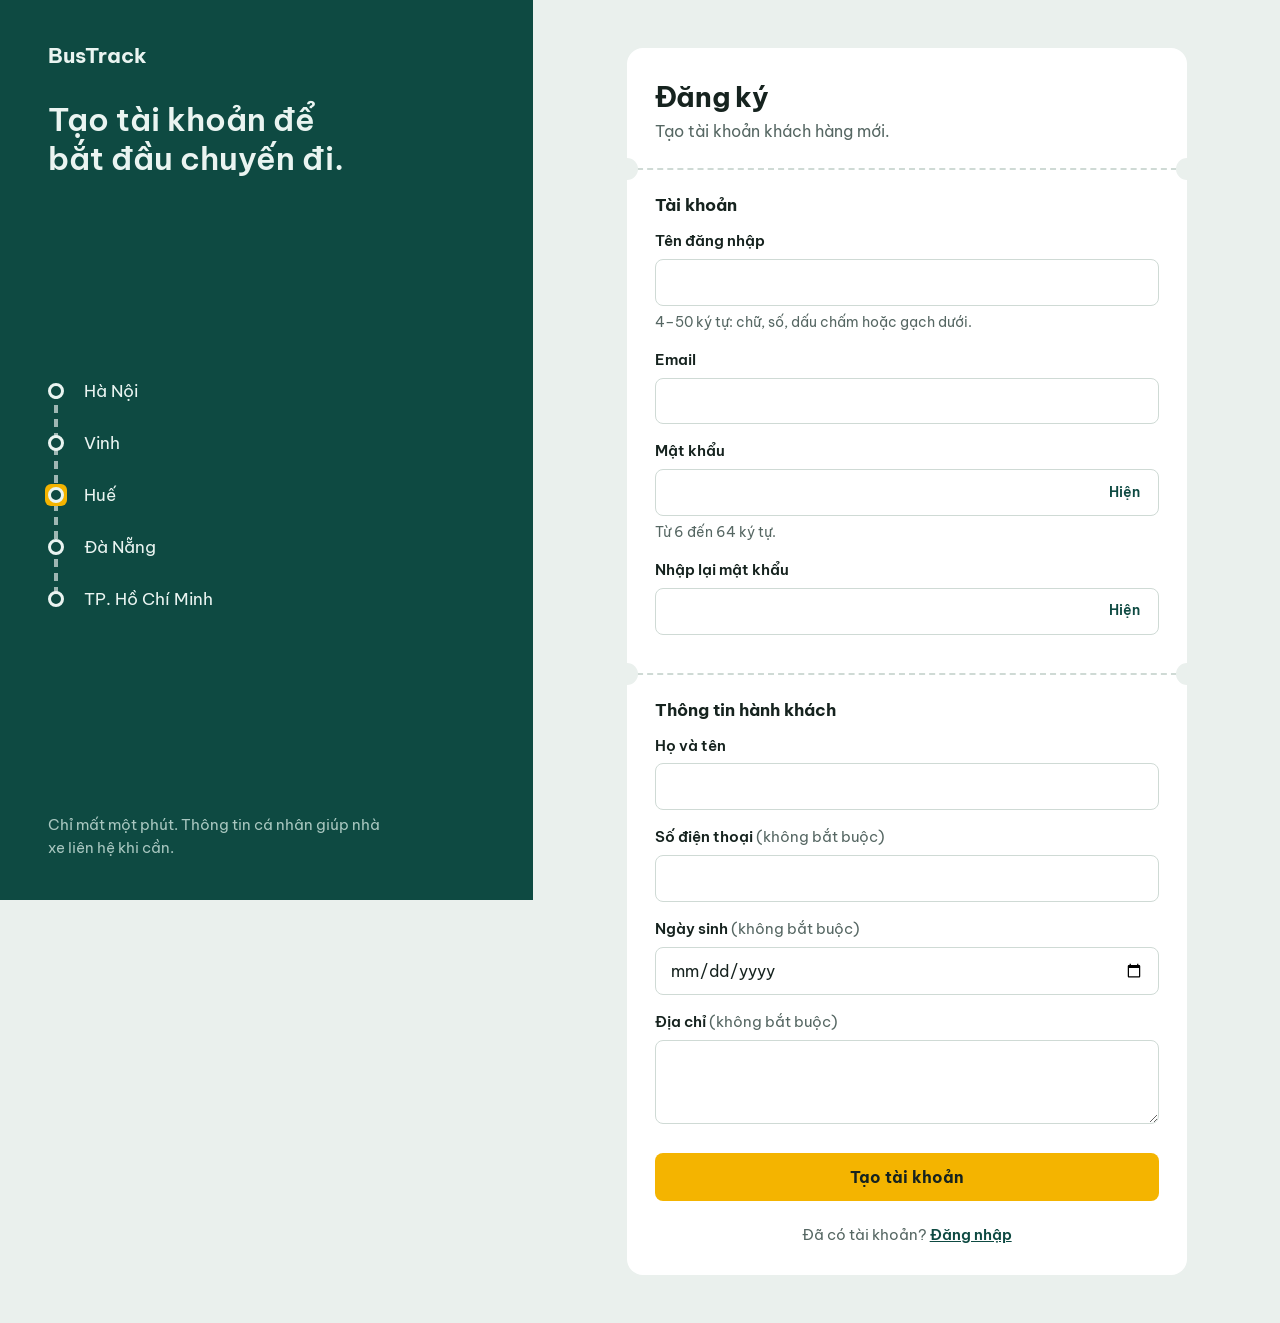
<file: src/main/resources/static/register.html>
<!DOCTYPE html>
<html lang="vi">
<head>
  <meta charset="UTF-8">
  <meta name="viewport" content="width=device-width, initial-scale=1">
  <title>Đăng ký – BusTrack</title>
  <link rel="preconnect" href="https://fonts.googleapis.com">
  <link rel="preconnect" href="https://fonts.gstatic.com" crossorigin>
  <link href="https://fonts.googleapis.com/css2?family=Be+Vietnam+Pro:wght@400;500;600;700&display=swap" rel="stylesheet">
  <link rel="stylesheet" href="css/style.css">
</head>
<body>
  <div class="auth">
    <aside class="brand">
      <a class="logo" href="login.html">BusTrack</a>
      <p class="brand-title">Tạo tài khoản để bắt đầu chuyến đi.</p>
      <div class="route" aria-hidden="true">
        <span class="bus"></span>
        <ol>
        <li>Hà Nội</li>
        <li>Vinh</li>
        <li>Huế</li>
        <li>Đà Nẵng</li>
        <li>TP. Hồ Chí Minh</li>
        </ol>
      </div>
      <p class="brand-note">Chỉ mất một phút. Thông tin cá nhân giúp nhà xe liên hệ khi cần.</p>
    </aside>

    <main class="panel">
      <section class="card card-wide">
        <h1>Đăng ký</h1>
        <p class="lead">Tạo tài khoản khách hàng mới.</p>
        <div class="perforation" aria-hidden="true"></div>

        <div id="alert" role="alert" hidden></div>

        <form id="register-form" novalidate>
          <fieldset>
            <legend>Tài khoản</legend>

            <div class="field">
              <label for="username">Tên đăng nhập</label>
              <input id="username" name="username" type="text" autocomplete="username" autocapitalize="none" spellcheck="false" required>
              <p class="hint">4–50 ký tự: chữ, số, dấu chấm hoặc gạch dưới.</p>
              <p class="field-error" data-error-for="username"></p>
            </div>

            <div class="field">
              <label for="email">Email</label>
              <input id="email" name="email" type="email" autocomplete="email" required>
              <p class="field-error" data-error-for="email"></p>
            </div>

            <div class="field">
              <label for="password">Mật khẩu</label>
              <div class="input-wrap">
                <input id="password" name="password" type="password" autocomplete="new-password" required>
                <button type="button" class="toggle" aria-label="Hiện mật khẩu" aria-pressed="false">Hiện</button>
              </div>
              <p class="hint">Từ 6 đến 64 ký tự.</p>
              <p class="field-error" data-error-for="password"></p>
            </div>

            <div class="field">
              <label for="confirmPassword">Nhập lại mật khẩu</label>
              <div class="input-wrap">
                <input id="confirmPassword" name="confirmPassword" type="password" autocomplete="new-password" required>
                <button type="button" class="toggle" aria-label="Hiện mật khẩu" aria-pressed="false">Hiện</button>
              </div>
              <p class="field-error" data-error-for="confirmPassword"></p>
            </div>
          </fieldset>

          <div class="perforation" aria-hidden="true"></div>

          <fieldset>
            <legend>Thông tin hành khách</legend>

            <div class="field">
              <label for="hoTen">Họ và tên</label>
              <input id="hoTen" name="hoTen" type="text" autocomplete="name" required>
              <p class="field-error" data-error-for="hoTen"></p>
            </div>

            <div class="field">
              <label for="soDienThoai">Số điện thoại <span class="optional">(không bắt buộc)</span></label>
              <input id="soDienThoai" name="soDienThoai" type="tel" autocomplete="tel" inputmode="tel">
              <p class="field-error" data-error-for="soDienThoai"></p>
            </div>

            <div class="field">
              <label for="ngaySinh">Ngày sinh <span class="optional">(không bắt buộc)</span></label>
              <input id="ngaySinh" name="ngaySinh" type="date" autocomplete="bday">
              <p class="field-error" data-error-for="ngaySinh"></p>
            </div>

            <div class="field">
              <label for="diaChi">Địa chỉ <span class="optional">(không bắt buộc)</span></label>
              <textarea id="diaChi" name="diaChi" rows="2" autocomplete="street-address"></textarea>
              <p class="field-error" data-error-for="diaChi"></p>
            </div>
          </fieldset>

          <button type="submit" class="btn btn-block" id="submit-btn">Tạo tài khoản</button>
        </form>

        <p class="switch">Đã có tài khoản? <a href="login.html">Đăng nhập</a></p>
      </section>
    </main>
  </div>

  <script src="js/common.js"></script>
  <script src="js/register.js"></script>
</body>
</html>
</file>
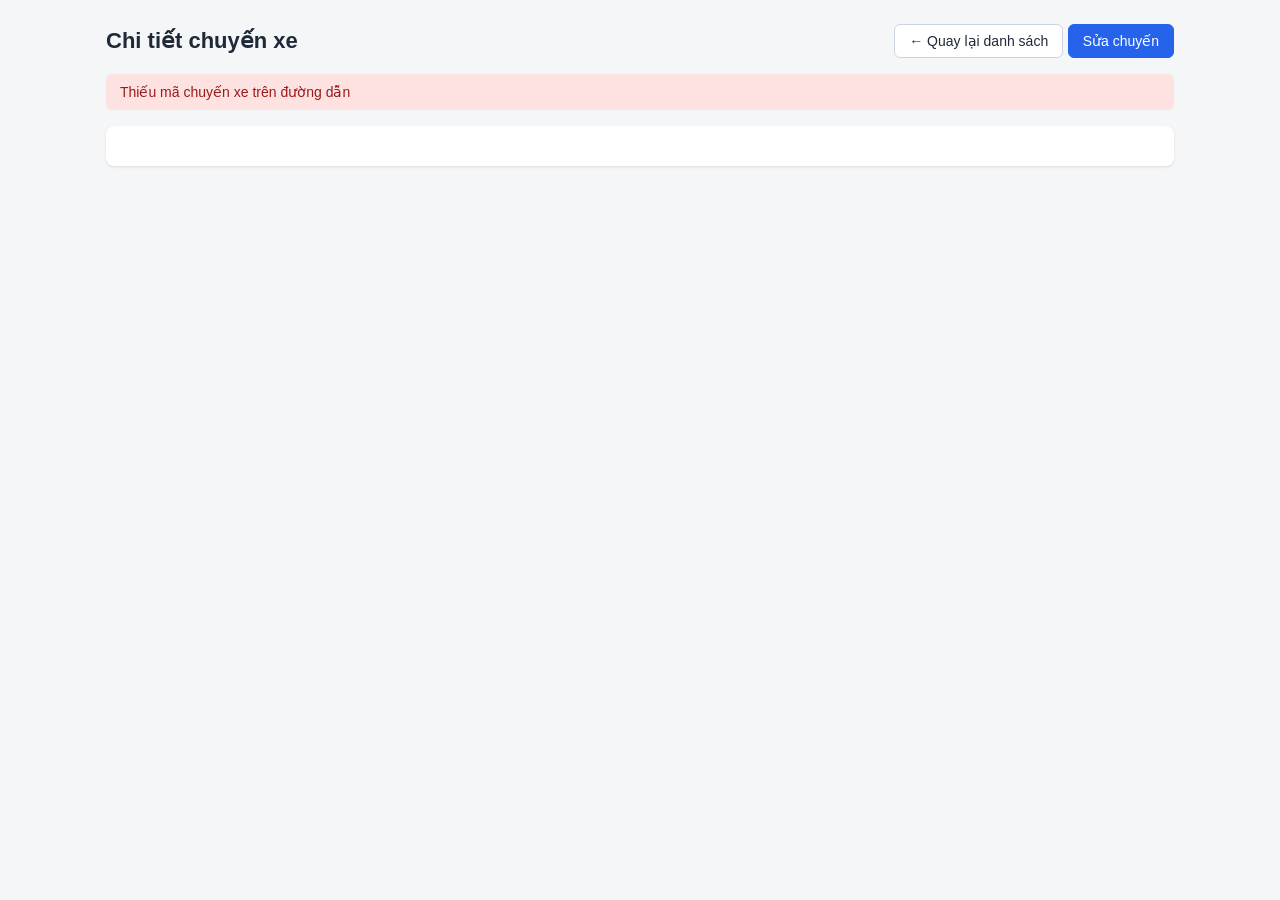
<file: backend/src/main/resources/static/chuyen-xe/chi-tiet.html>
<!DOCTYPE html>
<html lang="vi">
<head>
    <meta charset="UTF-8">
    <meta name="viewport" content="width=device-width, initial-scale=1">
    <title>Chi tiết chuyến xe</title>
    <link rel="stylesheet" href="style.css">
</head>
<body>
<main class="khung">
    <header class="dau-trang">
        <h1>Chi tiết chuyến xe</h1>
        <div>
            <a class="nut" href="index.html">← Quay lại danh sách</a>
            <a class="nut nut-chinh" id="nutSua" href="#" hidden>Sửa chuyến</a>
        </div>
    </header>

    <div id="thongbao" class="thongbao" hidden></div>
    <dl class="chi-tiet" id="noidung" hidden></dl>
</main>

<script src="api.js"></script>
<script>
    async function tai() {
        const id = layThamSo('id');
        if (!id) {
            hienThongBao('Thiếu mã chuyến xe trên đường dẫn', 'loi');
            return;
        }
        const kq = await goiApi('/api/chuyen-xe/' + id);
        if (!kq.ok) {
            hienThongBao(kq.body.message || 'Không tải được chuyến xe', 'loi');
            return;
        }
        const c = kq.body;
        const dong = [
            ['Mã chuyến', thoat(c.maChuyen)],
            ['Tuyến', thoat(c.diemDi) + ' → ' + thoat(c.diemDen)],
            ['Ngày khởi hành', dinhDangNgay(c.ngayKhoiHanh)],
            ['Giờ khởi hành', dinhDangGio(c.gioKhoiHanh)],
            ['Giờ dự kiến đến', dinhDangGio(c.gioDuKienDen)],
            ['Giá vé', dinhDangTien(c.giaVe)],
            ['Nhà xe', thoat(c.tenNhaXe)],
            ['Biển số xe', thoat(c.bienSo)],
            ['Tài xế', thoat(c.hoTenTaiXe)],
            ['Trạng thái', nhanTrangThai(c.trangThai)]
        ];
        const el = document.getElementById('noidung');
        el.innerHTML = dong.map(function (d) {
            return '<dt>' + d[0] + '</dt><dd>' + d[1] + '</dd>';
        }).join('');
        el.hidden = false;

        const nut = document.getElementById('nutSua');
        nut.href = 'form.html?id=' + encodeURIComponent(c.maChuyen);
        nut.hidden = false;
    }
    tai();
</script>
</body>
</html>
</file>
<file: src/main/resources/static/css/style.css>
/* BusTrack – giao diện đăng nhập / đăng ký / hồ sơ */
:root {
  --paper: #EAF0ED;
  --surface: #FFFFFF;
  --ink: #16231F;
  --muted: #566763;
  --line: #CFDAD5;
  --route: #0E4A42;
  --route-dark: #0A3731;
  --signal: #F4B400;
  --signal-dark: #DFA300;
  --danger: #B3261E;
  --ok: #1B6B3A;
  --font: 'Be Vietnam Pro', system-ui, -apple-system, 'Segoe UI', Roboto, 'Helvetica Neue', Arial, sans-serif;
}

*, *::before, *::after { box-sizing: border-box; }
html { -webkit-text-size-adjust: 100%; }
body {
  margin: 0;
  font-family: var(--font);
  font-size: 16px;
  line-height: 1.55;
  color: var(--ink);
  background: var(--paper);
}
[hidden] { display: none !important; }

h1 { margin: 0 0 .35rem; font-size: 1.75rem; line-height: 1.2; font-weight: 700; letter-spacing: -.01em; }
.lead { margin: 0 0 1.5rem; color: var(--muted); max-width: 52ch; }
a { color: var(--route); font-weight: 600; }

a:focus-visible, button:focus-visible, input:focus-visible, textarea:focus-visible {
  outline: 3px solid var(--route);
  outline-offset: 2px;
}

/* ---------- Trang đăng nhập / đăng ký ---------- */
.auth { display: grid; grid-template-columns: minmax(320px, 5fr) 7fr; min-height: 100vh; }

.brand {
  position: sticky; top: 0; height: 100vh;
  display: flex; flex-direction: column;
  padding: 40px 48px;
  background: var(--route);
  color: #EAF4F1;
}
.logo { font-size: 1.3rem; font-weight: 700; letter-spacing: -.01em; color: inherit; text-decoration: none; }
.brand-title { margin: 28px 0 0; font-size: 2rem; line-height: 1.2; font-weight: 600; max-width: 14ch; }
.brand-note { margin: 0; color: #A9C7C0; font-size: .95rem; max-width: 34ch; }

/* Tuyến đường: một chiếc xe chạy qua các điểm dừng */
.route { position: relative; margin: auto 0; padding: 0 0 0 36px; }
.route ol { margin: 0; padding: 0; list-style: none; }
.route::before {
  content: ""; position: absolute; left: 6px; top: 26px; bottom: 26px; width: 4px;
  background: repeating-linear-gradient(to bottom, rgba(255,255,255,.6) 0 8px, transparent 8px 14px);
}
.route li { position: relative; display: flex; align-items: center; height: 52px; font-size: 1.05rem; }
.route li::before {
  content: ""; position: absolute; left: -36px; top: 18px; width: 16px; height: 16px;
  border-radius: 50%; background: var(--route); border: 3px solid #EAF4F1;
}
.bus {
  position: absolute; left: -3px; top: 15px; width: 22px; height: 22px;
  border-radius: 6px; background: var(--signal);
  transform: translateY(104px);
  animation: drive 1.8s .3s cubic-bezier(.65, 0, .35, 1) backwards;
}
@keyframes drive { from { transform: translateY(0); } }

.panel { display: flex; align-items: center; justify-content: center; padding: 48px 24px; }

.card { position: relative; width: 100%; max-width: 480px; padding: 32px 28px 28px; background: var(--surface); border-radius: 16px; }
.card-wide { max-width: 560px; }

/* Đường xé của tấm vé */
.perforation { position: relative; margin: 22px -28px; border-top: 2px dashed var(--line); }
.perforation::before, .perforation::after {
  content: ""; position: absolute; top: -12px; width: 22px; height: 22px; border-radius: 50%; background: var(--paper);
}
.perforation::before { left: -11px; }
.perforation::after { right: -11px; }

/* ---------- Form ---------- */
fieldset { margin: 0 0 6px; padding: 0; border: 0; min-width: 0; }
legend { margin: 0 0 12px; padding: 0; font-size: 1.05rem; font-weight: 700; }
.field { margin-bottom: 16px; }
.field label { display: block; margin-bottom: 6px; font-size: .92rem; font-weight: 600; }
.field .hint { margin: 6px 0 0; font-size: .85rem; color: var(--muted); }
.optional { font-weight: 400; color: var(--muted); }

input, textarea {
  width: 100%; min-height: 46px; padding: 10px 14px;
  font: inherit; color: var(--ink);
  background: #fff; border: 1.5px solid var(--line); border-radius: 8px;
}
textarea { resize: vertical; min-height: 84px; }
input:hover, textarea:hover { border-color: #A9BAB4; }
input:focus, textarea:focus { border-color: var(--route); }
input[aria-invalid="true"], textarea[aria-invalid="true"] { border-color: var(--danger); }
input[readonly] { background: #F2F6F4; color: var(--muted); cursor: not-allowed; }

.input-wrap { position: relative; }
.input-wrap input { padding-right: 72px; }
.toggle {
  position: absolute; top: 50%; right: 6px; transform: translateY(-50%);
  min-width: 56px; height: 34px; padding: 0 10px;
  font: inherit; font-size: .88rem; font-weight: 600; color: var(--route);
  background: transparent; border: 0; border-radius: 6px; cursor: pointer;
}
.toggle:hover { background: #EAF0ED; }

.field-error { min-height: 0; margin: 6px 0 0; font-size: .86rem; color: var(--danger); }
.field-error:empty { display: none; }

.alert { margin: 0 0 18px; padding: 12px 14px; font-size: .95rem; border-left: 4px solid; border-radius: 8px; }
.alert-error { color: #7A1712; background: #FDECEA; border-color: var(--danger); }
.alert-success { color: #134D28; background: #E6F4EA; border-color: var(--ok); }
.alert-info { color: #1F3B36; background: #E7EFEC; border-color: var(--route); }

.btn {
  display: inline-flex; align-items: center; justify-content: center;
  min-height: 48px; padding: 0 22px;
  font: inherit; font-weight: 700; color: var(--ink);
  background: var(--signal); border: 0; border-radius: 8px; cursor: pointer;
}
.btn:hover { background: var(--signal-dark); }
.btn:disabled { opacity: .6; cursor: progress; }
.btn-block { width: 100%; }
.btn-quiet { color: inherit; background: transparent; border: 1.5px solid currentColor; min-height: 40px; padding: 0 16px; font-weight: 600; }
.btn-quiet:hover { background: rgba(255,255,255,.12); }
.btn-ghost { color: var(--route); background: transparent; border: 1.5px solid var(--line); }
.btn-ghost:hover { background: #F2F6F4; }

.switch { margin: 22px 0 0; text-align: center; color: var(--muted); font-size: .95rem; }

/* ---------- Trang hồ sơ ---------- */
.topbar { display: flex; align-items: center; justify-content: space-between; padding: 14px 32px; color: #EAF4F1; background: var(--route); }
.topbar-user { display: flex; align-items: center; gap: 16px; }
.topbar-name { font-weight: 600; max-width: 28ch; overflow: hidden; text-overflow: ellipsis; white-space: nowrap; }

.profile-wrap { max-width: 980px; margin: 0 auto; padding: 40px 24px 64px; }

.pass { position: relative; display: grid; grid-template-columns: 260px 1fr; background: var(--surface); border-radius: 16px; }
.pass-stub {
  display: flex; flex-direction: column; align-items: flex-start; gap: 4px;
  padding: 32px 24px; color: #EAF4F1; background: var(--route-dark); border-radius: 16px 0 0 16px;
}
.avatar {
  display: grid; place-items: center; width: 64px; height: 64px; margin-bottom: 12px;
  font-size: 1.5rem; font-weight: 700; color: var(--ink); background: var(--signal); border-radius: 50%;
}
.stub-name { margin: 0; font-size: 1.15rem; font-weight: 700; line-height: 1.3; overflow-wrap: anywhere; }
.stub-meta { margin: 0; font-size: .9rem; color: #B9D1CB; overflow-wrap: anywhere; }

.pass-body { position: relative; padding: 32px; border-left: 2px dashed var(--line); border-radius: 0 16px 16px 0; }
.pass-body::before, .pass-body::after {
  content: ""; position: absolute; left: -11px; width: 22px; height: 22px; border-radius: 50%; background: var(--paper);
}
.pass-body::before { top: -11px; }
.pass-body::after { bottom: -11px; }

.form-grid { display: grid; grid-template-columns: 1fr 1fr; gap: 0 20px; }
.span-2 { grid-column: 1 / -1; }
.actions { display: flex; flex-wrap: wrap; gap: 12px; margin-top: 8px; }

.toast {
  position: fixed; left: 50%; bottom: 28px; z-index: 10;
  padding: 12px 20px; color: #fff; background: var(--ink); border-radius: 8px;
  transform: translate(-50%, 24px); opacity: 0; pointer-events: none;
  transition: transform .2s ease, opacity .2s ease;
}
.toast.show { transform: translate(-50%, 0); opacity: 1; }

.loading { color: var(--muted); }

/* ---------- Màn hình nhỏ ---------- */
@media (max-width: 860px) {
  .auth { grid-template-columns: 1fr; min-height: 0; }
  .brand { position: static; height: auto; padding: 18px 24px; }
  .brand .route, .brand .brand-title, .brand .brand-note { display: none; }
  .panel { align-items: flex-start; padding: 24px 16px 40px; }
}
@media (max-width: 720px) {
  .topbar { padding: 12px 16px; }
  .topbar-name { display: none; }
  .profile-wrap { padding: 24px 16px 48px; }
  .pass { grid-template-columns: 1fr; }
  .pass-stub { flex-direction: row; flex-wrap: wrap; align-items: center; gap: 4px 16px; padding: 24px; border-radius: 16px 16px 0 0; }
  .avatar { margin-bottom: 0; }
  .pass-stub .stub-text { flex: 1; min-width: 0; }
  .pass-body { padding: 24px; border-left: 0; border-top: 2px dashed var(--line); border-radius: 0 0 16px 16px; }
  .pass-body::before, .pass-body::after { top: -12px; bottom: auto; }
  .pass-body::before { left: -11px; }
  .pass-body::after { left: auto; right: -11px; }
  .form-grid { grid-template-columns: 1fr; }
  .card { padding: 24px 20px; }
  .perforation { margin: 20px -20px; }
}

@media (prefers-reduced-motion: reduce) {
  .bus { animation: none; }
  .toast { transition: none; }
}
</file>
<file: backend/src/main/resources/static/chuyen-xe/style.css>
* { box-sizing: border-box; }
body { margin: 0; font-family: Arial, Helvetica, sans-serif; background: #f4f6f8; color: #1f2937; }
.khung { max-width: 1100px; margin: 24px auto; padding: 0 16px; }
.dau-trang { display: flex; justify-content: space-between; align-items: center; margin-bottom: 16px; }
h1 { font-size: 22px; margin: 0; }

.nut { display: inline-block; padding: 8px 14px; border: 1px solid #cbd5e1; border-radius: 6px; background: #fff; color: #1f2937; text-decoration: none; cursor: pointer; font-size: 14px; }
.nut-chinh { background: #2563eb; border-color: #2563eb; color: #fff; }

.thongbao { padding: 10px 14px; border-radius: 6px; margin-bottom: 12px; font-size: 14px; }
.thongbao.loi { background: #fee2e2; color: #991b1b; }
.thongbao.ok { background: #dcfce7; color: #166534; }

.bang-cuon { overflow-x: auto; background: #fff; border-radius: 8px; box-shadow: 0 1px 3px rgba(0, 0, 0, .1); }
table { width: 100%; border-collapse: collapse; font-size: 14px; }
th, td { padding: 10px 12px; text-align: left; border-bottom: 1px solid #e5e7eb; white-space: nowrap; }
th { background: #f9fafb; font-weight: 600; }
.thao-tac a, .thao-tac button { margin-right: 8px; }
.thao-tac a { color: #2563eb; text-decoration: none; }
.nut-xoa { border: none; background: none; color: #dc2626; cursor: pointer; font-size: 14px; padding: 0; }

.nhan { padding: 2px 8px; border-radius: 999px; font-size: 12px; background: #e5e7eb; }
.nhan-ChuaChay { background: #dbeafe; color: #1e40af; }
.nhan-DangChay { background: #fef3c7; color: #92400e; }
.nhan-HoanThanh { background: #dcfce7; color: #166534; }
.nhan-Huy { background: #fee2e2; color: #991b1b; }

/* form, trang */
form.the { background: #fff; padding: 20px; border-radius: 8px; box-shadow: 0 1px 3px rgba(0, 0, 0, .1); }
.luoi { display: grid; grid-template-columns: repeat(auto-fit, minmax(240px, 1fr)); gap: 14px; }
label { display: block; font-size: 13px; font-weight: 600; margin-bottom: 4px; }
input, select { width: 100%; padding: 8px 10px; border: 1px solid #cbd5e1; border-radius: 6px; font-size: 14px; }
.loi-o { color: #dc2626; font-size: 12px; min-height: 16px; margin-top: 2px; }
.hang-nut { margin-top: 16px; display: flex; gap: 8px; }
dl.chi-tiet { display: grid; grid-template-columns: 180px 1fr; gap: 8px 16px; background: #fff; padding: 20px; border-radius: 8px; box-shadow: 0 1px 3px rgba(0, 0, 0, .1); }
dt { font-weight: 600; color: #475569; }
dd { margin: 0; }
</file>
